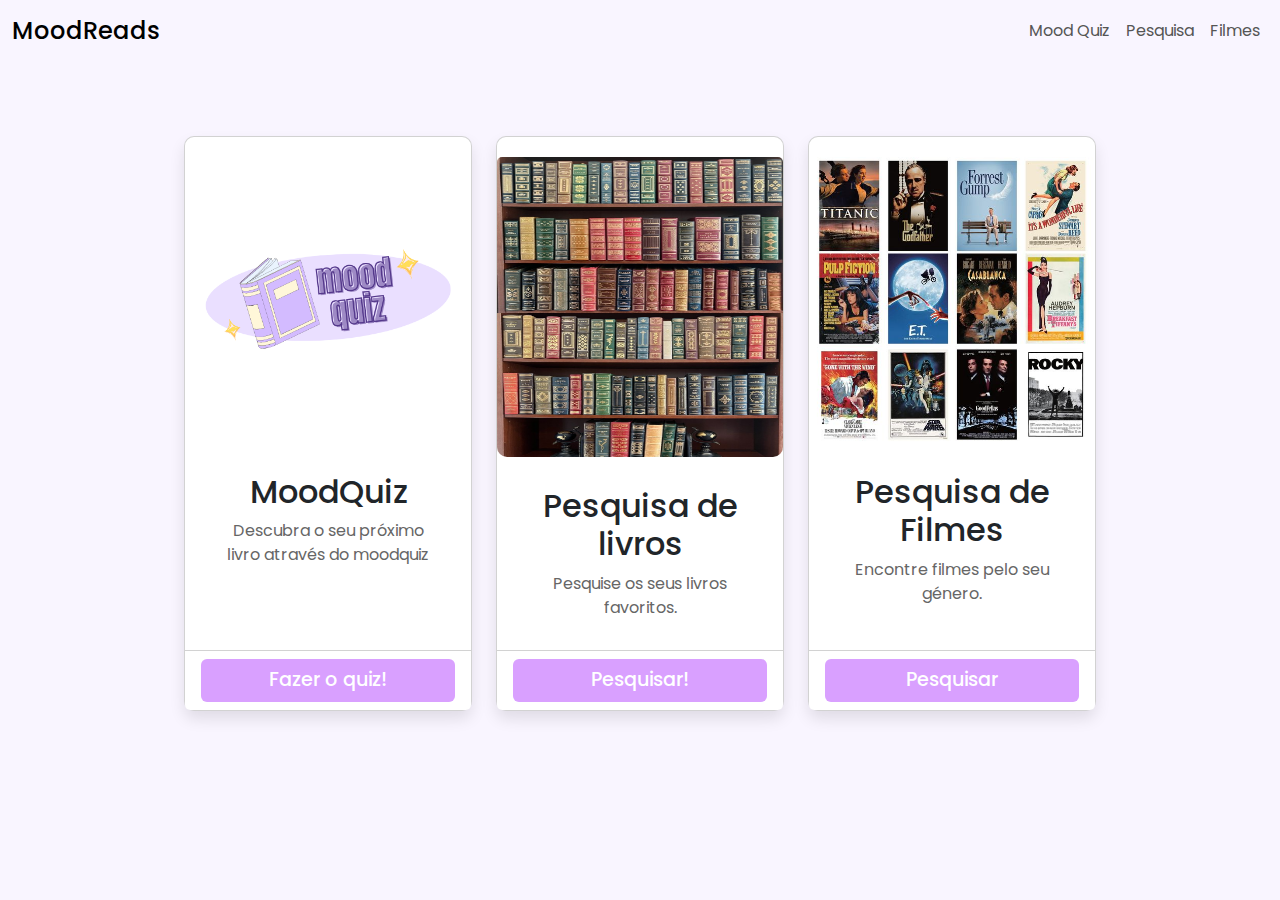
<file: index.html>
<!DOCTYPE html>
<html lang="pt">

<head>
    <meta charset="UTF-8">
    <meta name="viewport" content="width=device-width, initial-scale=1.0">
    <title>MoodReads</title>
    <link rel="stylesheet" href="https://cdn.jsdelivr.net/npm/bootstrap@5.3.3/dist/css/bootstrap.min.css">
    <link href="https://fonts.googleapis.com/css2?family=Poppins:wght@300;400;500&display=swap" rel="stylesheet">
    <link rel="stylesheet" href="index.css">
</head>

<body>
    <!-- Nav bar, com brand a esquerda e toggle feature em mobile -->
    <nav class="navbar navbar-expand-lg custom-navbar">
        <div class="container-fluid">
            <a class="navbar-brand" href="index.html">MoodReads</a>
            <button class="navbar-toggler" type="button" data-bs-toggle="collapse" data-bs-target="#navbarNav"
                aria-controls="navbarNav" aria-expanded="false" aria-label="Toggle navigation">
                <span class="navbar-toggler-icon"></span>
            </button>
            <div class="collapse navbar-collapse" id="navbarNav">
                <ul class="navbar-nav ms-auto">
                    <li class="nav-item">
                        <a class="nav-link" aria-current="page" href="moodquiz.html">Mood Quiz</a>
                    </li>
                    <li class="nav-item">
                        <a class="nav-link" href="Pesquisa.html">Pesquisa</a>
                    </li>
                    <li class="nav-item">
                        <a class="nav-link" href="filmes.html">Filmes</a>
                    </li>
                </ul>
            </div>
        </div>
    </nav>

    <div class="container">
    
        <div class="card-container d-flex justify-content-center gap-4 mt-4">
            <!-- MoodQuiz Cartão -->
            <div class="card" style="width: 18rem;">
                <img src="1.png" class="card-img-top" alt="MoodQuiz">
                <div class="card-body text-center">
                    <h5 class="card-title">MoodQuiz</h5>
                    <p class="card-text">Descubra o seu próximo livro através do moodquiz</p>
                </div>
                <div class="card-footer text-center">
                    <a href="moodquiz.html" class="btn" >Fazer o quiz!</a>
                </div>
            </div>

            <!-- Livros Cartão -->
            <div class="card" style="width: 18rem;">
                <img src="e79b550850499707fcf131396b300fcc.jpg" style="max-height: 300px;" class="card-img-top" alt="Pesquisa de Livros">
                <div class="card-body text-center">
                    <h5 class="card-title">Pesquisa de livros</h5>
                    <p class="card-text">Pesquise os seus livros favoritos.</p>
                </div>
                <div class="card-footer text-center">
                    <a href="Pesquisa.html" class="btn" >Pesquisar!</a>
                </div>
            </div>

            <!-- Filmes Cartão -->
            <div class="card" style="width: 18rem;">
                <img src="3d96a6d2ed3bf483d7e5e009f86f19b2.jpg" class="card-img-top" alt="Pesquisa de Filmes">
                <div class="card-body text-center">
                    <h5 class="card-title">Pesquisa de Filmes</h5>
                    <p class="card-text">Encontre filmes pelo seu género.</p>
                </div>
                <div class="card-footer text-center">
                    <a href="filmes.html" class="btn">Pesquisar</a>
                </div>
            </div>
        </div>
    </div>

    <script src="https://cdn.jsdelivr.net/npm/@popperjs/core@2.11.7/dist/umd/popper.min.js"></script>
    <script src="https://cdn.jsdelivr.net/npm/bootstrap@5.3.3/dist/js/bootstrap.bundle.min.js"></script>
</body>

</html>
</file>
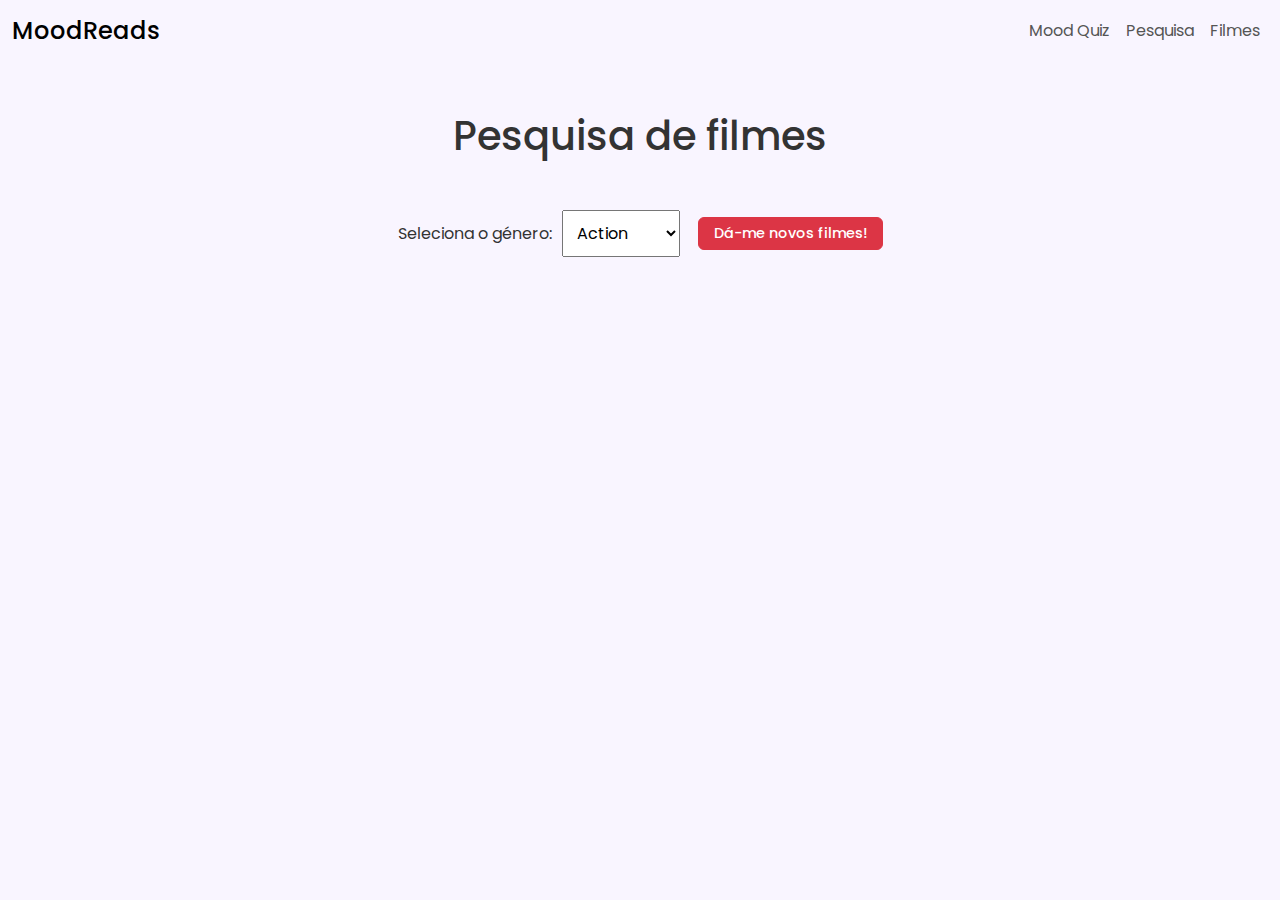
<file: filmes.html>
<!DOCTYPE html>
<html lang="en">

<head>
    <meta charset="UTF-8">
    <meta name="viewport" content="width=device-width, initial-scale=1.0">
    <title>OMDB Movie Search by Genre</title>
    <link rel="stylesheet" href="https://cdn.jsdelivr.net/npm/bootstrap@5.3.3/dist/css/bootstrap.min.css">
    <link href="https://fonts.googleapis.com/css2?family=Poppins:wght@300;400;500&display=swap" rel="stylesheet">
    <link rel="stylesheet" href="Filmes.css">
</head>

<body>

    <nav class="navbar navbar-expand-lg custom-navbar">
        <div class="container-fluid">
            <a class="navbar-brand" href="index.html">MoodReads</a>
            <button class="navbar-toggler" type="button" data-bs-toggle="collapse" data-bs-target="#navbarNav"
                aria-controls="navbarNav" aria-expanded="false" aria-label="Toggle navigation">
                <span class="navbar-toggler-icon"></span>
            </button>
            <div class="collapse navbar-collapse" id="navbarNav">
                <ul class="navbar-nav ms-auto">
                    <li class="nav-item">
                        <a class="nav-link" aria-current="page" href="moodquiz.html">Mood Quiz</a>
                    </li>
                    <li class="nav-item">
                        <a class="nav-link" href="Pesquisa.html">Pesquisa</a>
                    </li>
                    <li class="nav-item">
                        <a class="nav-link" href="filmes.html"> Filmes </a>
                    </li>
                </ul>
            </div>
        </div>
    </nav>

    <h1>Pesquisa de filmes</h1>

    <!-- container com generos para escolher -->
    <div class="genre-container">
        <label for="genre">Seleciona o género:</label>
        <select id="genre">
            <option value="Action">Action</option>
            <option value="Comedy">Comedy</option>
            <option value="Drama">Drama</option>
            <option value="Horror">Horror</option>
            <option value="Romance">Romance</option>
            <option value="Sci-Fi">Sci-Fi</option>
        </select>
        <button type="button" id="refreshButton" class="btn btn-danger ms-2">Dá-me novos filmes!</button>
    </div>


    <div id="movies"></div>

    <script src="https://cdn.jsdelivr.net/npm/@popperjs/core@2.11.7/dist/umd/popper.min.js"></script>
    <script src="https://cdn.jsdelivr.net/npm/bootstrap@5.3.3/dist/js/bootstrap.bundle.min.js"></script>

    <script>
        const apiKey = 'dbd64f55'; // Chave API
        const genreSelect = document.getElementById('genre');
        const moviesContainer = document.getElementById('movies');

        genreSelect.addEventListener('change', () => {
            const genre = genreSelect.value.trim().toLowerCase();
            fetchMoviesByGenre(genre);
        });

        // Procura filmes pelo genero selecionado
        function fetchMoviesByGenre(genre) {
            const randomPage = Math.floor(Math.random() * 10) + 1; // Gera um número aleatório entre 1 e 10
            const url = `https://www.omdbapi.com/?apikey=${apiKey}&s=${genre}&type=movie&page=${randomPage}`;


            fetch(url)
                .then(response => response.json())
                .then(data => {
                    if (data.Response === "True") {
                        displayMovies(data.Search);
                    } else {
                        moviesContainer.innerHTML = '<p>No movies found.</p>';
                    }
                })
                .catch(error => {
                    console.error('Error fetching movies:', error);
                });
        }

        // Função para mostrar filmes
        function displayMovies(movies) {
            moviesContainer.innerHTML = '';
            movies.forEach(movie => {
                const movieCard = document.createElement('div');
                movieCard.classList.add('movie-card');
                movieCard.innerHTML = `
                    <img src="${movie.Poster !== 'N/A' ? movie.Poster : 'https://via.placeholder.com/200x300'}" alt="${movie.Title}">
                    <h3>${movie.Title}</h3>
                    <p>Year: ${movie.Year}</p>
                `;
                moviesContainer.appendChild(movieCard);
            });
        }

        // Função para recarregar a página
        document.getElementById('refreshButton').addEventListener('click', () => {
            const genre = genreSelect.value.trim().toLowerCase(); // Obtém o genero selecionado
            fetchMoviesByGenre(genre); // Recarrega filmes baseados no genero
        });

        // Carrega o genero default ao começar a página
        window.onload = () => {
            fetchMoviesByGenre(genreSelect.value);
        };

    </script>

</body>

</html>
</file>
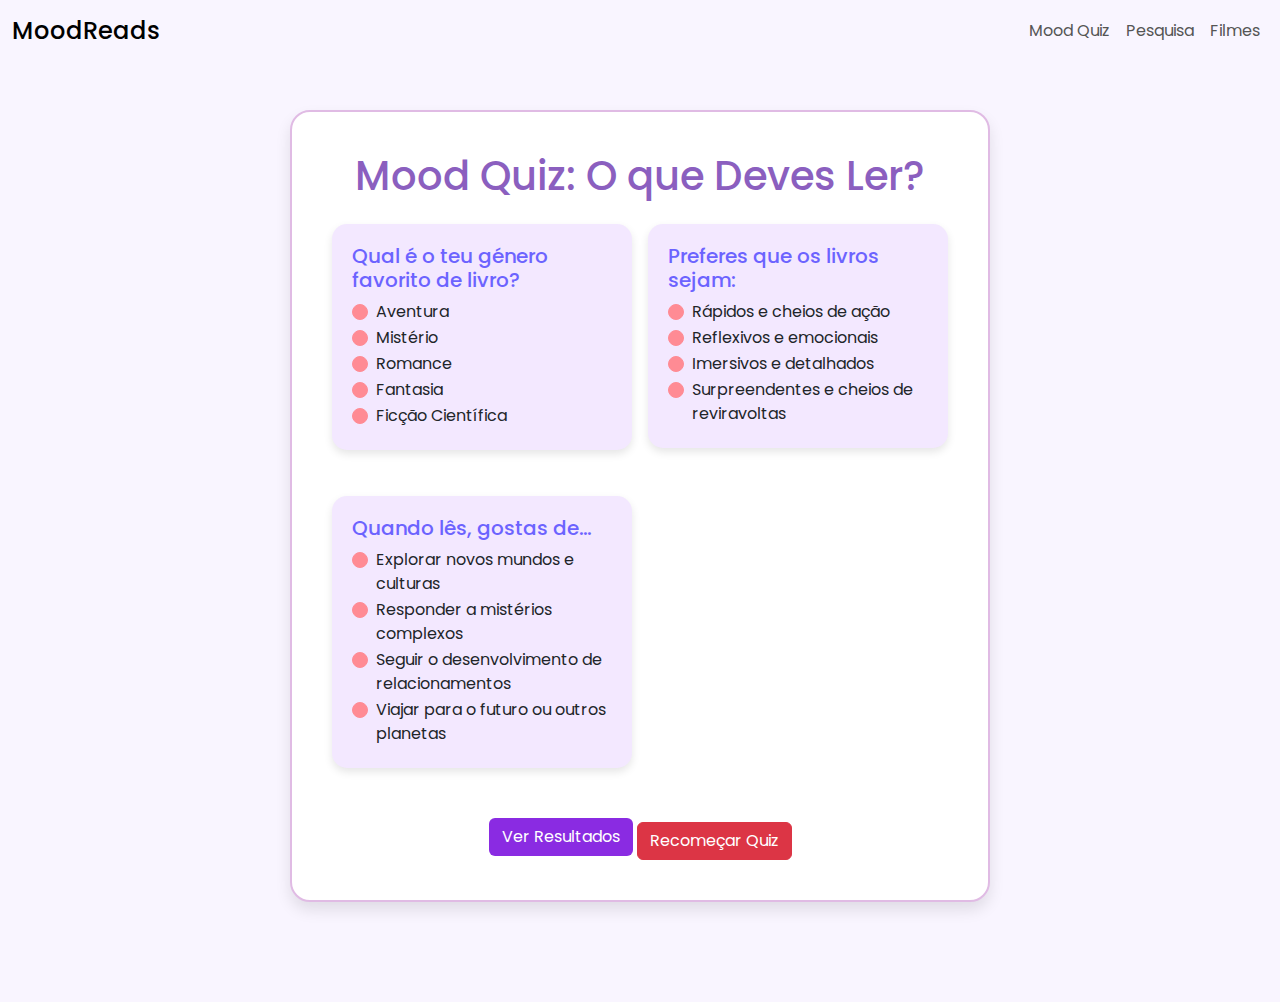
<file: moodquiz.html>
<!DOCTYPE html>
<html lang="pt">

<head>
    <meta charset="UTF-8">
    <meta name="viewport" content="width=device-width, initial-scale=1.0">
    <title>MoodReads</title>
    <link rel="stylesheet" href="https://cdn.jsdelivr.net/npm/bootstrap@5.3.3/dist/css/bootstrap.min.css">
    <link rel="stylesheet" href="https://fonts.googleapis.com/css2?family=Poppins:wght@300;400;500&display=swap">
    <link rel="stylesheet" href="moodquiz.css">
</head>

<body>
    <nav class="navbar navbar-expand-lg custom-navbar">
        <div class="container-fluid">
            <a class="navbar-brand" href="index.html">MoodReads</a>
            <button class="navbar-toggler" type="button" data-bs-toggle="collapse" data-bs-target="#navbarNav"
                aria-controls="navbarNav" aria-expanded="false" aria-label="Toggle navigation">
                <span class="navbar-toggler-icon"></span>
            </button>
            <div class="collapse navbar-collapse" id="navbarNav">
                <ul class="navbar-nav ms-auto">
                    <li class="nav-item">
                        <a class="nav-link" aria-current="page" href="moodquiz.html">Mood Quiz</a>
                    </li>
                    <li class="nav-item">
                        <a class="nav-link" href="Pesquisa.html">Pesquisa</a>
                    </li>
                    <li class="nav-item">
                        <a class="nav-link" href="filmes.html"> Filmes </a>
                    </li>
                </ul>
            </div>
        </div>
    </nav>

    <div class="container mt-5">
        <h1 class="text-center mb-4">Mood Quiz: O que Deves Ler?</h1>

        <!-- container com o quiz -->
        <form id="moodQuiz" class="row g-3">
            <!-- Pergunta 1 -->
            <div class="col-md-6">
                <div class="card">
                    <div class="card-body">
                        <h5>Qual é o teu género favorito de livro?</h5>
                        <div class="form-check">
                            <input class="form-check-input" type="radio" name="storyType" value="adventure" id="adventure">
                            <label class="form-check-label" for="adventure">Aventura</label>
                        </div>
                        <div class="form-check">
                            <input class="form-check-input" type="radio" name="storyType" value="mystery" id="mystery">
                            <label class="form-check-label" for="mystery">Mistério</label>
                        </div>
                        <div class="form-check">
                            <input class="form-check-input" type="radio" name="storyType" value="romance" id="romance">
                            <label class="form-check-label" for="romance">Romance</label>
                        </div>
                        <div class="form-check">
                            <input class="form-check-input" type="radio" name="storyType" value="fantasy" id="fantasy">
                            <label class="form-check-label" for="fantasy">Fantasia</label>
                        </div>
                        <div class="form-check">
                            <input class="form-check-input" type="radio" name="storyType" value="sci-fi" id="sci-fi">
                            <label class="form-check-label" for="sci-fi">Ficção Científica</label>
                        </div>
                    </div>
                </div>
            </div>

            <!-- Pergunta 2 -->
            <div class="col-md-6">
                <div class="card">
                    <div class="card-body">
                        <h5>Preferes que os livros sejam:</h5>
                        <div class="form-check">
                            <input class="form-check-input" type="radio" name="pacing" value="fast" id="fast">
                            <label class="form-check-label" for="fast">Rápidos e cheios de ação</label>
                        </div>
                        <div class="form-check">
                            <input class="form-check-input" type="radio" name="pacing" value="emotional" id="emotional">
                            <label class="form-check-label" for="emotional">Reflexivos e emocionais</label>
                        </div>
                        <div class="form-check">
                            <input class="form-check-input" type="radio" name="pacing" value="detailed" id="detailed">
                            <label class="form-check-label" for="detailed">Imersivos e detalhados</label>
                        </div>
                        <div class="form-check">
                            <input class="form-check-input" type="radio" name="pacing" value="twist" id="twist">
                            <label class="form-check-label" for="twist">Surpreendentes e cheios de reviravoltas</label>
                        </div>
                    </div>
                </div>
            </div>

            <!-- Pergunta 3 -->
            <div class="col-md-6">
                <div class="card">
                    <div class="card-body">
                        <h5>Quando lês, gostas de...</h5>
                        <div class="form-check">
                            <input class="form-check-input" type="radio" name="readingStyle" value="explore" id="explore">
                            <label class="form-check-label" for="explore">Explorar novos mundos e culturas</label>
                        </div>
                        <div class="form-check">
                            <input class="form-check-input" type="radio" name="readingStyle" value="solve" id="solve">
                            <label class="form-check-label" for="solve">Responder a mistérios complexos</label>
                        </div>
                        <div class="form-check">
                            <input class="form-check-input" type="radio" name="readingStyle" value="relationships" id="relationships">
                            <label class="form-check-label" for="relationships">Seguir o desenvolvimento de relacionamentos</label>
                        </div>
                        <div class="form-check">
                            <input class="form-check-input" type="radio" name="readingStyle" value="future" id="future">
                            <label class="form-check-label" for="future">Viajar para o futuro ou outros planetas</label>
                        </div>
                    </div>
                </div>
            </div>

            <!-- Botão de submissão -->
            <div class="col-12 text-center mt-3">
                <button type="submit" class="btn" style="color: white; background-color:blueviolet;">Ver Resultados</button>
                <button type="button" id="resetQuiz" class="btn btn-danger mt-2">Recomeçar Quiz</button>
            </div>

        </form>

        <div id="results" class="mt-4"></div>
    </div>

    <script src="https://cdn.jsdelivr.net/npm/@popperjs/core@2.11.7/dist/umd/popper.min.js"></script>
    <script src="https://cdn.jsdelivr.net/npm/bootstrap@5.3.3/dist/js/bootstrap.bundle.min.js"></script>

    <script>
        document.getElementById('moodQuiz').addEventListener('submit', function (e) {
            e.preventDefault();

            // Obter as respostas selecionadas
            const storyType = document.querySelector('input[name="storyType"]:checked')?.value;
            const pacing = document.querySelector('input[name="pacing"]:checked')?.value;
            const readingStyle = document.querySelector('input[name="readingStyle"]:checked')?.value;

            // Verifica se todas as perguntas foram respondidas
            if (!storyType || !pacing || !readingStyle) {
                alert("Por favor, responda a todas as perguntas.");
                return;
            }

            // Memoria dos valores das respostas para gêneros reconhecidos
            const genreMap = {
                adventure: "adventure",
                mystery: "mystery",
                romance: "romance",
                fantasy: "fantasy",
                "sci-fi": "science+fiction"
            };

            const pacingMap = {
                fast: "action",
                emotional: "emotional",
                detailed: "detailed",
                twist: "surprise"
            };

            const readingStyleMap = {
                explore: "exploration",
                solve: "mystery",
                relationships: "relationships",
                future: "space"
            };

            const queryParts = [
                genreMap[storyType],
                pacingMap[pacing],
                readingStyleMap[readingStyle]
            ].filter(Boolean);

            const query = queryParts.join("+");

            // API do Google Books
            fetch(`https://www.googleapis.com/books/v1/volumes?q=${encodeURIComponent(query)}`)
                .then(response => response.json())
                .then(data => {
                    const resultsDiv = document.getElementById('results');
                    resultsDiv.innerHTML = `<h3>Resultado do Quiz</h3>`;

                    if (data.items && data.items.length > 0) {
                        data.items.forEach(item => {
                            const title = item.volumeInfo.title || "Título não disponível";
                            const authors = item.volumeInfo.authors ? item.volumeInfo.authors.join(", ") : "Autor não disponível";
                            const thumbnail = item.volumeInfo.imageLinks?.thumbnail || '';
                            const description = item.volumeInfo.description || '';

                            resultsDiv.innerHTML += `
                                <div class="card mt-3">
                                    <div class="card-body">
                                        <h5>${title}</h5>
                                        <p><strong>Autor(es):</strong> ${authors}</p>
                                        ${thumbnail ? `<img src="${thumbnail}" alt="${title}">` : ''}
                                        <p>${description.substring(0, 200)}...</p>
                                    </div>
                                </div>
                            `;
                        });
                    } else {
                        resultsDiv.innerHTML += `<p>Desculpe, não encontramos livros que correspondam às suas respostas.</p>`;
                    }

                    resultsDiv.style.display = 'block';
                })
                .catch(error => {
                    console.error("Erro ao buscar livros:", error);
                    alert("Ocorreu um erro ao buscar livros. Tente novamente mais tarde.");
                });
        });

        // Função para o botão de reset para recomençar o quiz
        document.getElementById('resetQuiz').addEventListener('click', () => {
            document.getElementById('moodQuiz').reset();
            const resultsDiv = document.getElementById('results');
            resultsDiv.style.display = 'none';
            resultsDiv.innerHTML = '';
        });
    </script>
</body>

</html>
</file>
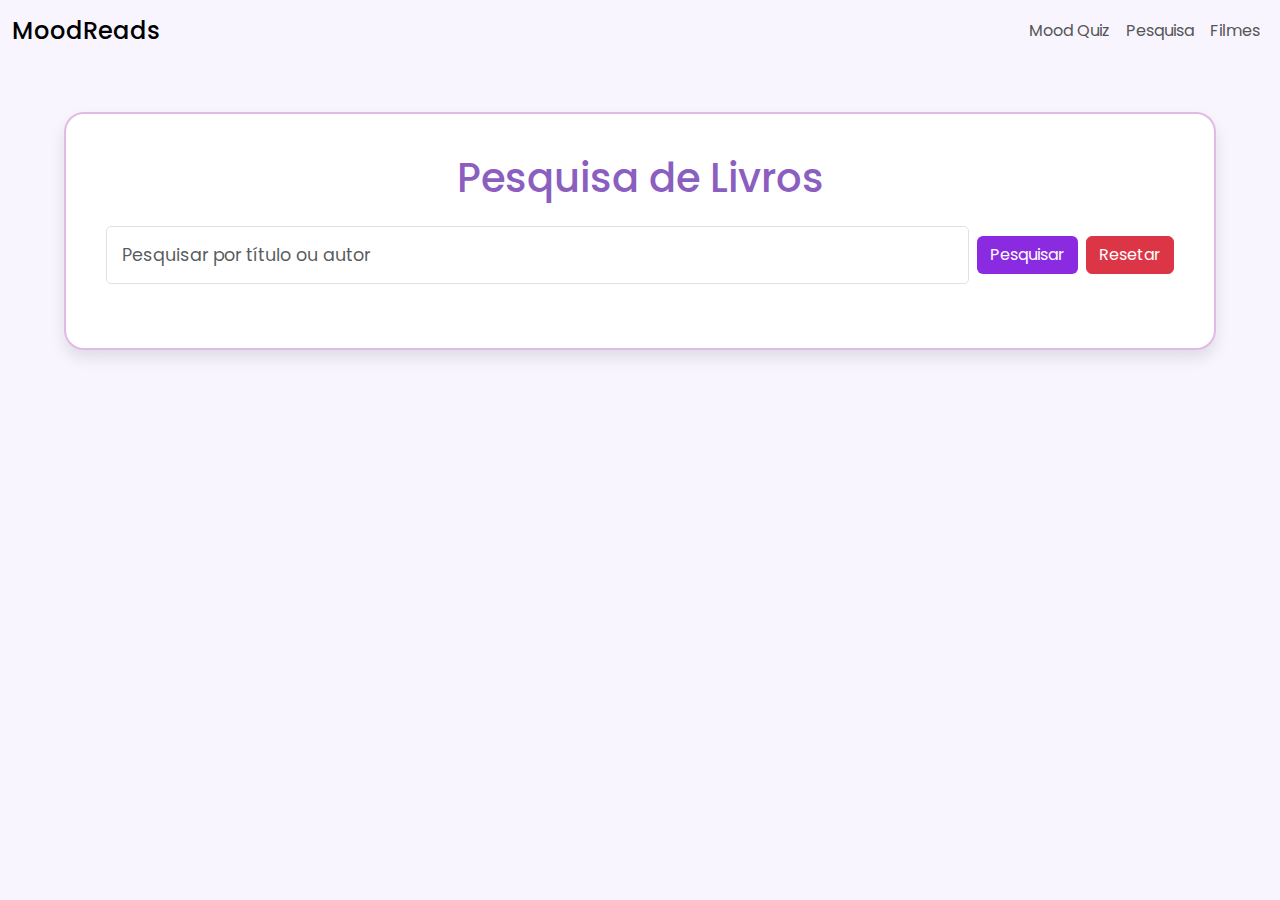
<file: Pesquisa.html>
<!DOCTYPE html>
<html lang="pt">

<head>
    <meta charset="UTF-8">
    <meta name="viewport" content="width=device-width, initial-scale=1.0">
    <title>Catálogo de Livros</title>
    <link rel="stylesheet" href="https://cdn.jsdelivr.net/npm/bootstrap@5.3.3/dist/css/bootstrap.min.css">
    <link rel="stylesheet" href="https://fonts.googleapis.com/css2?family=Poppins:wght@300;400;500&display=swap">
    <link rel="stylesheet" href="pesquisa.css">
</head>

<body>
    <nav class="navbar navbar-expand-lg custom-navbar">
        <div class="container-fluid">
            <a class="navbar-brand" href="index.html">MoodReads</a>
            <button class="navbar-toggler" type="button" data-bs-toggle="collapse" data-bs-target="#navbarNav"
                aria-controls="navbarNav" aria-expanded="false" aria-label="Toggle navigation">
                <span class="navbar-toggler-icon"></span>
            </button>
            <div class="collapse navbar-collapse" id="navbarNav">
                <ul class="navbar-nav ms-auto">
                    <li class="nav-item">
                        <a class="nav-link" aria-current="page" href="moodquiz.html">Mood Quiz</a>
                    </li>
                    <li class="nav-item">
                        <a class="nav-link" href="Pesquisa.html">Pesquisa</a>
                    </li>
                    <li class="nav-item">
                        <a class="nav-link" href="filmes.html"> Filmes </a>
                    </li>
                </ul>
            </div>
        </div>
    </nav>

    <!-- container com o campo de pesquisa -->
    <div class="container">
        <h1 class="text-center mb-4">Pesquisa de Livros</h1>
        <form id="searchForm" class="d-flex mb-4">
            <input type="text" id="searchQuery" class="form-control me-2" placeholder="Pesquisar por título ou autor"
                aria-label="Pesquisar">
            <button type="submit" class="btn" style="color: white; background-color: blueviolet;">Pesquisar</button> <!-- botão de pesquisa-->
            <button type="button" id="resetButton" class="btn btn-danger ms-2">Resetar</button> <!-- botão de reset -->
        </form>
        <div id="results"></div>
    </div>

    <script src="https://cdn.jsdelivr.net/npm/@popperjs/core@2.11.7/dist/umd/popper.min.js"></script>
    <script src="https://cdn.jsdelivr.net/npm/bootstrap@5.3.3/dist/js/bootstrap.bundle.min.js"></script>

    <script>

        // Evento de click para o botão de reset
            document.getElementById('resetButton').addEventListener('click', () => {
                document.getElementById('searchQuery').value = ''; // Limpa o campo de pesquisa
                document.getElementById('results').innerHTML = ''; // Limpa os resultados
            });

        // Adicionando o evento ao formulário
        document.getElementById('searchForm').addEventListener('submit', (event) => {
            event.preventDefault(); // Previne o comportamento padrão do formulário
            const searchTerms = document.getElementById('searchQuery').value;
            searchBooks(searchTerms);
        });

        const searchBooks = async (searchTerms) => {
            const url = `https://www.googleapis.com/books/v1/volumes?q=${encodeURIComponent(searchTerms)}`;

            try {
                const response = await fetch(url);
                if (!response.ok) {
                    throw new Error('Erro na busca dos livros');
                }
                const data = await response.json();
                displayResults(data.items); // Chama a função para exibir os resultados
            } catch (error) {
                console.error(error);
                document.getElementById('results').innerHTML = 'Ocorreu um erro ao buscar os livros.';
            }
        };

        const displayResults = (books) => {
            const resultsDiv = document.getElementById('results');
            resultsDiv.innerHTML = ''; // Limpa resultados anteriores

            if (books && books.length > 0) {
                books.forEach(book => {
                    const title = book.volumeInfo.title || 'Título não disponível';
                    const authors = book.volumeInfo.authors ? book.volumeInfo.authors.join(', ') : 'Autor não disponível';
                    const imageUrl = book.volumeInfo.imageLinks ? book.volumeInfo.imageLinks.thumbnail : ''; // Verifica se a imagem está disponível

                    const itemDiv = document.createElement('div');
                    itemDiv.classList.add('card', 'mb-3'); // Adicionando classes do Bootstrap para estilizar
                    itemDiv.innerHTML = `
                        <div class="row g-0">
                            <div class="col-md-4">
                                ${imageUrl ? `<img src="${imageUrl}" class="img-fluid rounded-start" alt="${title}">` : ''}
                            </div>
                            <div class="col-md-8">
                                <div class="card-body">
                                    <h3>${title}</h3>
                                    <p>Autores: ${authors}</p>
                                </div>
                            </div>
                        </div>
                    `;
                    resultsDiv.appendChild(itemDiv);
                });
            } else {
                resultsDiv.innerHTML = 'Nenhum livro encontrado.'; //se nao encontrar 
            }
        };

    </script>

</body>

</html>
</file>
<file: index.css>
body {
    font-family: 'Poppins', sans-serif;
    background-color: #F9F5FF;
    color: #333;
}

/* Navbar estilo */
.navbar-brand {
    font-weight: 500;
    font-size: 1.5rem;
    color: #000;
}

.nav-link {
    font-size: 1rem;
    color: #555;
    padding: 10px;
}

.nav-link:hover {
    color: #aba7ff;
}

/* Cartões estilo */
.card {
    width: 30%;
    margin-top: 50px;
    margin-bottom: 20px;
    background-color: #FFF;
    border-radius: 10px;
    box-shadow: 0 8px 15px rgba(0, 0, 0, 0.1);
}

.card-body {
    padding: 30px;
}

.card-text {
    color: #666;
}

.card-footer {
    background-color: #FFF;
}

/* Container estilo */
.card-container {
    display: flex;
    justify-content: space-around;
    flex-wrap: wrap;
    margin-top: 30px;
    border-radius: 10px;
}

/* Imagem */
img {
    margin-top: 20px;
    border-radius: 10px;
}

/* Header estilo */
h5 {
    color: #6C63FF;
    font-size: 2rem;
    font-weight: 500;
}

/* Botão */
.btn {
    width: 100%;
    font-size: 1.2rem;
    font-weight: 500;
    color: #FFF;
    background-color: #d9a0ff;
    transition: background-color 0.3s ease;
}

.btn:hover {
    background-color: #b58be0;
}

/* Responsive */
@media (max-width: 768px) {
    .card {
        width: 100%;
    }
}
</file>
<file: Filmes.css>
body {
    font-family: 'Poppins', sans-serif;
    background-color: #F9F5FF;
    color: #333;
}

/* Navbar */
.navbar-brand {
    font-weight: 500;
    font-size: 1.5rem;
    color: #000;
}

.nav-link {
    font-size: 1rem;
    color: #555;
    padding: 10px;
}

.nav-link:hover {
    color: #aba7ff;
}

/* Título Pesquisa de Filmes */
h1 {
    text-align: center;
    margin: 50px 0;
}

/* Container de Género e Botão */
.genre-container {
    display: flex;
    justify-content: center;
    align-items: center;
    gap: 10px;
    margin-bottom: 20px;
}

#genre {
    padding: 10px;
    font-size: 1rem;
}

/* Dá-me novos filmes */
#refreshButton {
    padding: 5px 15px;
    font-size: 0.9rem;
}

/* Container de Filmes */
#movies {
    display: flex;
    flex-wrap: wrap;
    justify-content: center;
    gap: 20px;
}

/* Cartões de Filme */
.movie-card {
    text-align: center;
    padding: 10px;
    border: 1px solid #FFF;
    border-radius: 8px;
    box-shadow: 0 4px 8px rgba(0, 0, 0, 0.1);
    width: 250px;
}

.movie-card img {
    width: 100%;
    border-radius: 5px;
    margin-bottom: 10px;
}

/* Cartão Genérico */
.card {
    margin-top: 50px;
    background-color: #FFF;
    border-radius: 20px;
    box-shadow: 0 8px 15px rgba(0, 0, 0, 0.1);
}

.card-body {
    padding: 30px;
}

/* Botão */
.btn {
    font-size: 1.2rem;
    font-weight: 500;
    transition: background-color 0.3s ease;
    color: #FFF;
}

.btn:hover {
    background-color: #6c0505;
    color: #6c0505;
}
</file>
<file: moodquiz.css>
body {
    font-family: 'Poppins', sans-serif;
    background-color: #F9F5FF;
    color: #333;
}

/* Navbar */
.navbar-brand {
    font-weight: 500;
    font-size: 1.5rem;
    color: #000;
}

.nav-link {
    font-size: 1rem;
    color: #555;
    padding: 10px;
}

.nav-link:hover {
    color: #aba7ff;
}

/* Container Principal  estilo*/
.container {
    margin-top: 50px;
    background-color: #FFF;
    border-radius: 20px;
    box-shadow: 0 8px 15px rgba(0, 0, 0, 0.1);
    padding: 40px;
    max-width: 700px;
    border: 2px solid #E0BBE4;
    margin-bottom: 100px;
}

/* Título - moodquiz o que deves ler */
h1 {
    color: #8B5FBF;
    text-align: center;
    font-size: 2.5rem;
}

/* Cartão estilo */
.card {
    background-color: #F3E8FF;
    border-radius: 15px;
    box-shadow: 0 4px 8px rgba(0, 0, 0, 0.1);
    border: none;
    transition: transform 0.3s ease;
}

.card:hover {
    transform: translateY(-5px);
}

.card-body {
    padding: 20px;
}

/* Subtítulos (questôes) */
h5 {
    color: #6C63FF;
    font-weight: 500;
}

/* Checkbox Input botões de escolha  */
.form-check-input {
    background-color: #FF8B94;
    border-color: #FF8B94;
}

/* Checkbox Input botões de escolha quando selecionados */
.form-check-input:checked {
    background-color: #817bff;
    border-color: #817bff;
}

/* Respostas */
#results {
    background-color: #E0BBE4;
    padding: 15px;
    border-radius: 15px;
    margin-top: 20px;
    text-align: center;
    display: none;
}

/* Container de Respostas */
.col-md-6 {
    margin-bottom: 30px;
}

body {
    font-family: 'Poppins', sans-serif;
    background-color: #F9F5FF;
    color: #333;
}
</file>
<file: pesquisa.css>
body {
    font-family: 'Poppins', sans-serif;
    background-color: #F9F5FF;
    color: #333;
}

/* Navbar estilo*/
.navbar-brand {
    font-weight: 500;
    font-size: 1.5rem;
    color: #000;
}

.nav-link {
    font-size: 1rem;
    color: #555;
    padding: 10px;
}

.nav-link:hover {
    color: #aba7ff;
}

/* Container estilo*/
.container {
    margin-top: 50px;
    background-color: #FFF;
    border-radius: 20px;
    box-shadow: 0 8px 15px rgba(0, 0, 0, 0.1);
    padding: 40px;
    max-width: 90%;
    border: 2px solid #E0BBE4;
}

/* Título (pesquisa de livros) */
h1 {
    color: #8B5FBF;
    text-align: center;
    font-size: 2.5rem;
}

/* Resultados de Pesquisa */
#searchResults {
    margin-top: 20px;
    text-align: center;
}

#searchResults ul {
    list-style-type: none;
    padding: 0;
}

#searchResults li {
    background-color: #F3E8FF;
    border-radius: 10px;
    padding: 15px;
    margin-bottom: 10px;
    transition: background-color 0.3s ease;
}

#searchResults li:hover {
    background-color: #E0BBE4;
}

/* Formulário de Pesquisa */
#searchForm {
    display: flex;
    align-items: center;
    justify-content: space-between;
}

/* Input de Pesquisa */
#searchQuery {
    flex-grow: 1;
    padding: 15px;
    font-size: 1.1rem;
    border-radius: 5px;
    margin-right: 10px;
    outline: none;
}

/* Botão */
button {
    padding: 10px 20px;
    font-size: 1rem;
}
</file>
